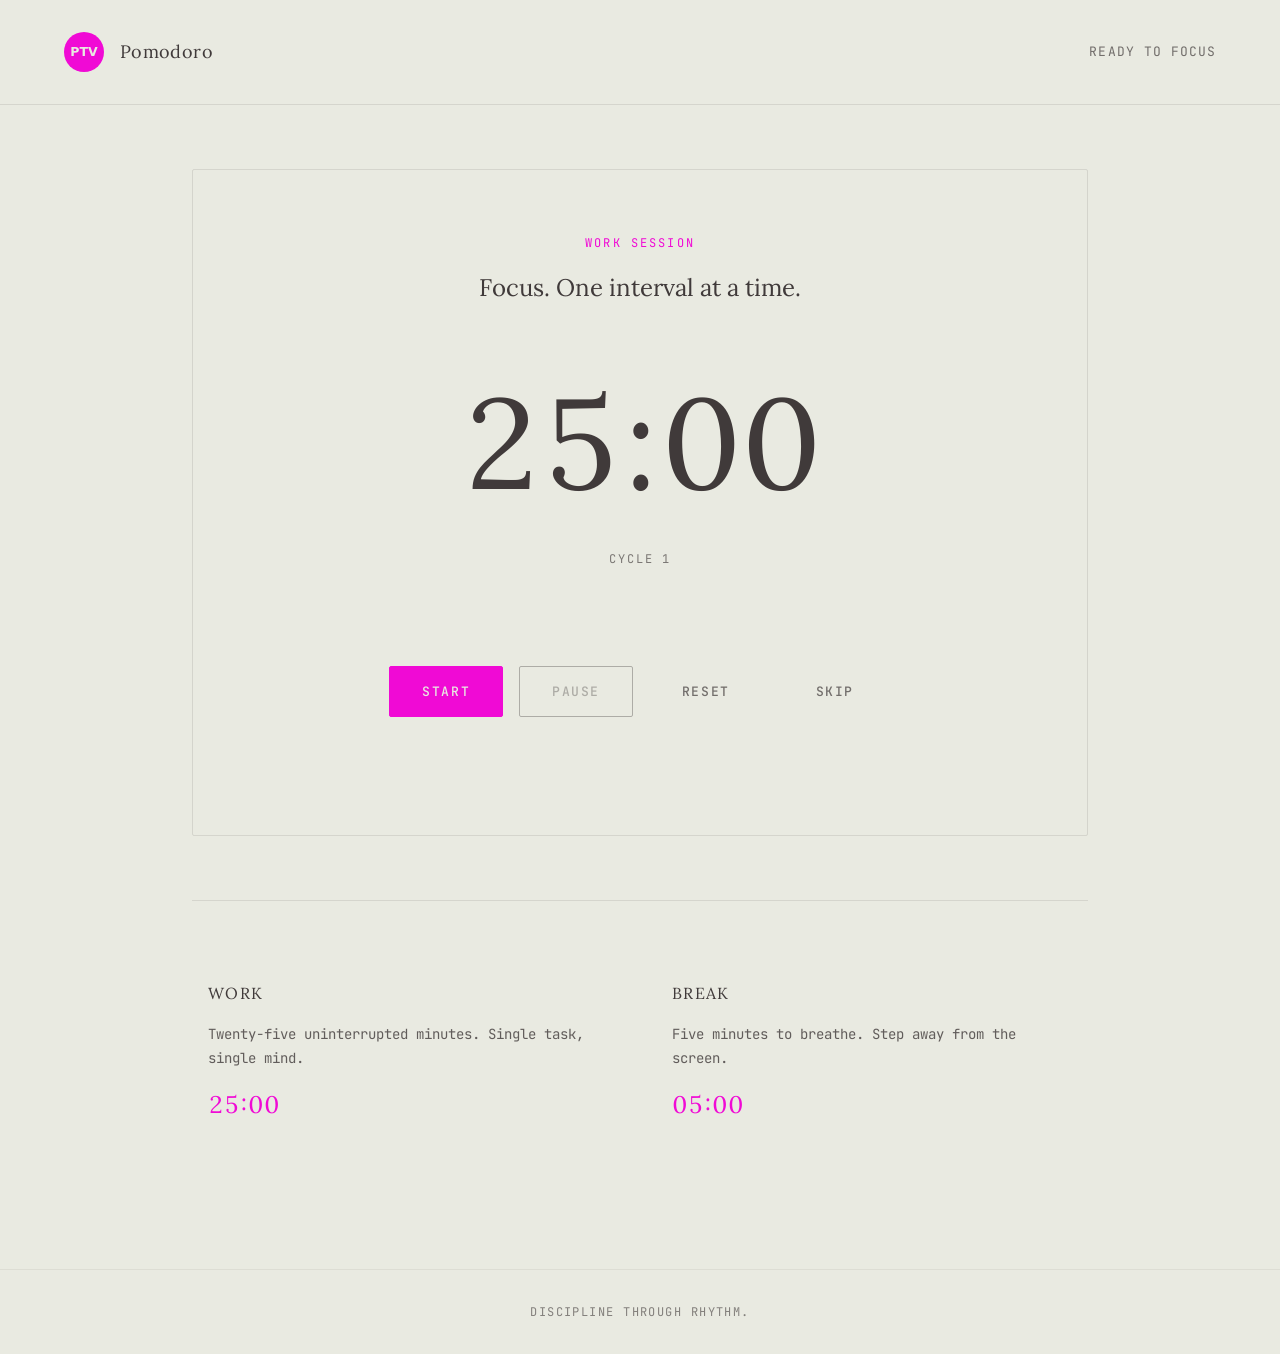
<file: frontend/index.html>
<!DOCTYPE html>
<html lang="en">
<head>
<meta charset="UTF-8">
<meta name="viewport" content="width=device-width, initial-scale=1.0">
<title>Pomodoro — Focus Timer</title>
<link rel="preconnect" href="https://fonts.googleapis.com">
<link rel="preconnect" href="https://fonts.gstatic.com" crossorigin>
<link rel="stylesheet" href="https://fonts.googleapis.com/css2?family=Lora:wght@400;500;600;700&family=JetBrains+Mono:wght@400;500;600;700&display=swap">
<link rel="stylesheet" href="styles.css">
</head>
<body>
<header class="site-header">
  <a href="/" class="brand" aria-label="Pomodoro home">
    <svg viewBox="0 0 64 64" width="40" height="40" xmlns="http://www.w3.org/2000/svg" aria-label="PTV monogram">
      <circle cx="32" cy="32" r="32" fill="#f00ad5"/>
      <text x="50%" y="50%" dy="0.35em" text-anchor="middle" fill="#e9eae1" font-family="system-ui, sans-serif" font-weight="700" font-size="20">PTV</text>
    </svg>
    <span class="brand-name">Pomodoro</span>
  </a>
  <nav class="site-nav" aria-label="Primary">
    <span class="nav-item" id="navStatus">Ready to focus</span>
  </nav>
</header>

<main class="app-main">
  <section class="timer-card" aria-labelledby="phaseHeading">
    <p class="phase-label" id="phaseLabel">Work session</p>
    <h1 class="phase-heading" id="phaseHeading">Focus. One interval at a time.</h1>

    <div class="timer-display" id="timerDisplay" role="timer" aria-live="polite" aria-atomic="true">
      <span class="time-value" id="timeValue">25:00</span>
    </div>

    <p class="cycle-meta">
      <span>Cycle</span>
      <span id="cycleCount">1</span>
    </p>

    <div class="controls">
      <button type="button" class="btn btn-primary" id="startBtn">Start</button>
      <button type="button" class="btn btn-secondary" id="pauseBtn" disabled>Pause</button>
      <button type="button" class="btn btn-ghost" id="resetBtn">Reset</button>
      <button type="button" class="btn btn-ghost" id="skipBtn">Skip</button>
    </div>

    <div class="announcement" id="announcement" role="status" aria-live="assertive"></div>
  </section>

  <section class="info-panel" aria-label="Interval guide">
    <article class="info-block">
      <h2 class="info-title">Work</h2>
      <p class="info-body">Twenty-five uninterrupted minutes. Single task, single mind.</p>
      <p class="info-meta" id="workMeta">25:00</p>
    </article>
    <article class="info-block">
      <h2 class="info-title">Break</h2>
      <p class="info-body">Five minutes to breathe. Step away from the screen.</p>
      <p class="info-meta" id="breakMeta">05:00</p>
    </article>
  </section>
</main>

<footer class="site-footer">
  <p>Discipline through rhythm.</p>
</footer>

<script type="module" src="app.js"></script>
</body>
</html>
</file>
<file: frontend/styles.css>
:root {
  --primary: #f00ad5;
  --secondary: #de99f5;
  --accent: #403a3a;
  --bg: #e9eae1;
  --fg: #e80ff0;
  --font-heading: 'Lora', system-ui, sans-serif;
  --font-body: 'JetBrains Mono', system-ui, sans-serif;
  --space-xs: 8px;
  --space-sm: 16px;
  --space-md: 32px;
  --space-lg: 64px;
  --space-xl: 128px;
  --transition: 200ms ease-out;
}

* {
  box-sizing: border-box;
  margin: 0;
  padding: 0;
}

html, body {
  background: var(--bg);
  color: var(--accent);
  font-family: var(--font-body);
  font-weight: 400;
  line-height: 1.7;
  -webkit-font-smoothing: antialiased;
  min-height: 100vh;
}

a {
  color: inherit;
  text-decoration: none;
}

button {
  font-family: inherit;
  cursor: pointer;
  border: none;
  background: none;
  color: inherit;
}

/* Header */
.site-header {
  display: flex;
  align-items: center;
  justify-content: space-between;
  padding: var(--space-md) var(--space-lg);
  border-bottom: 1px solid rgba(64, 58, 58, 0.12);
}

.brand {
  display: flex;
  align-items: center;
  gap: var(--space-sm);
}

.brand svg {
  display: block;
  border-radius: 2px;
}

.brand-name {
  font-family: var(--font-heading);
  font-weight: 400;
  font-size: 1.125rem;
  letter-spacing: 0.02em;
  color: var(--accent);
}

.site-nav {
  display: flex;
  align-items: center;
  gap: var(--space-md);
}

.nav-item {
  font-size: 0.8125rem;
  letter-spacing: 0.08em;
  text-transform: uppercase;
  color: var(--accent);
  opacity: 0.7;
}

/* Main layout */
.app-main {
  max-width: 960px;
  margin: 0 auto;
  padding: var(--space-lg) var(--space-md) var(--space-xl);
  display: flex;
  flex-direction: column;
  gap: var(--space-lg);
}

/* Timer card */
.timer-card {
  background: transparent;
  padding: var(--space-lg) var(--space-md);
  text-align: center;
  border: 1px solid rgba(64, 58, 58, 0.12);
  border-radius: 2px;
}

.phase-label {
  font-size: 0.75rem;
  letter-spacing: 0.18em;
  text-transform: uppercase;
  color: var(--primary);
  margin-bottom: var(--space-sm);
  line-height: 1.6;
}

.phase-heading {
  font-family: var(--font-heading);
  font-weight: 400;
  font-size: 1.5rem;
  line-height: 1.6;
  color: var(--accent);
  margin-bottom: var(--space-lg);
  max-width: 28ch;
  margin-left: auto;
  margin-right: auto;
}

.timer-display {
  margin: var(--space-md) 0 var(--space-md);
}

.time-value {
  font-family: var(--font-heading);
  font-weight: 300;
  font-size: clamp(4rem, 14vw, 8rem);
  line-height: 1.1;
  color: var(--accent);
  letter-spacing: -0.02em;
  font-variant-numeric: tabular-nums;
  display: inline-block;
}

.cycle-meta {
  display: inline-flex;
  gap: var(--space-xs);
  font-size: 0.75rem;
  letter-spacing: 0.16em;
  text-transform: uppercase;
  color: var(--accent);
  opacity: 0.65;
  margin-bottom: var(--space-lg);
}

.controls {
  display: flex;
  flex-wrap: wrap;
  justify-content: center;
  gap: var(--space-sm);
  margin-top: var(--space-md);
}

.btn {
  font-family: var(--font-body);
  font-size: 0.8125rem;
  font-weight: 500;
  letter-spacing: 0.12em;
  text-transform: uppercase;
  padding: var(--space-sm) var(--space-md);
  border-radius: 2px;
  border: 1px solid transparent;
  transition: background-color var(--transition), color var(--transition), border-color var(--transition), opacity var(--transition);
  min-width: 112px;
}

.btn-primary {
  background: var(--primary);
  color: var(--bg);
  border-color: var(--primary);
}

.btn-primary:hover:not(:disabled),
.btn-primary:focus-visible:not(:disabled) {
  background: var(--accent);
  border-color: var(--accent);
}

.btn-secondary {
  background: transparent;
  color: var(--accent);
  border-color: var(--accent);
}

.btn-secondary:hover:not(:disabled),
.btn-secondary:focus-visible:not(:disabled) {
  background: var(--accent);
  color: var(--bg);
}

.btn-ghost {
  background: transparent;
  color: var(--accent);
  border-color: transparent;
  opacity: 0.7;
}

.btn-ghost:hover:not(:disabled),
.btn-ghost:focus-visible:not(:disabled) {
  opacity: 1;
  border-color: rgba(64, 58, 58, 0.3);
}

.btn:disabled {
  opacity: 0.35;
  cursor: not-allowed;
}

.btn:focus-visible {
  outline: 2px solid var(--primary);
  outline-offset: 3px;
}

/* Announcement */
.announcement {
  margin-top: var(--space-md);
  min-height: 1.6em;
  font-size: 0.875rem;
  letter-spacing: 0.04em;
  color: var(--primary);
  opacity: 0;
  transition: opacity 400ms linear;
}

.announcement.is-visible {
  opacity: 1;
}

/* Info panel */
.info-panel {
  display: grid;
  grid-template-columns: 1fr 1fr;
  gap: var(--space-md);
  border-top: 1px solid rgba(64, 58, 58, 0.12);
  padding-top: var(--space-lg);
}

.info-block {
  padding: var(--space-sm);
}

.info-title {
  font-family: var(--font-heading);
  font-weight: 400;
  font-size: 1rem;
  letter-spacing: 0.08em;
  text-transform: uppercase;
  color: var(--accent);
  margin-bottom: var(--space-sm);
  line-height: 1.6;
}

.info-body {
  font-size: 0.875rem;
  line-height: 1.7;
  color: var(--accent);
  opacity: 0.8;
  margin-bottom: var(--space-sm);
}

.info-meta {
  font-family: var(--font-heading);
  font-weight: 300;
  font-size: 1.5rem;
  color: var(--primary);
  font-variant-numeric: tabular-nums;
  line-height: 1.6;
}

/* Footer */
.site-footer {
  text-align: center;
  padding: var(--space-md);
  border-top: 1px solid rgba(64, 58, 58, 0.12);
  font-size: 0.75rem;
  letter-spacing: 0.12em;
  text-transform: uppercase;
  color: var(--accent);
  opacity: 0.6;
}

/* Phase state hooks */
.timer-card[data-phase="break"] .phase-label {
  color: var(--accent);
}

.timer-card[data-phase="break"] .time-value {
  color: var(--primary);
}

/* Dark theme */
[data-theme="dark"] {
  background: #1a1818;
}

[data-theme="dark"] body,
body[data-theme="dark"] {
  background: #1a1818;
  color: var(--bg);
}

[data-theme="dark"] .site-header,
[data-theme="dark"] .info-panel,
[data-theme="dark"] .site-footer {
  border-color: rgba(233, 234, 225, 0.12);
}

[data-theme="dark"] .timer-card {
  border-color: rgba(233, 234, 225, 0.12);
}

[data-theme="dark"] .brand-name,
[data-theme="dark"] .nav-item,
[data-theme="dark"] .phase-heading,
[data-theme="dark"] .time-value,
[data-theme="dark"] .cycle-meta,
[data-theme="dark"] .info-title,
[data-theme="dark"] .info-body,
[data-theme="dark"] .site-footer {
  color: var(--bg);
}

[data-theme="dark"] .btn-secondary {
  color: var(--bg);
  border-color: var(--bg);
}

[data-theme="dark"] .btn-secondary:hover:not(:disabled),
[data-theme="dark"] .btn-secondary:focus-visible:not(:disabled) {
  background: var(--bg);
  color: var(--accent);
}

[data-theme="dark"] .btn-ghost {
  color: var(--bg);
}

[data-theme="dark"] .btn-primary {
  background: var(--primary);
  color: #1a1818;
  border-color: var(--primary);
}

[data-theme="dark"] .btn-primary:hover:not(:disabled),
[data-theme="dark"] .btn-primary:focus-visible:not(:disabled) {
  background: var(--bg);
  color: var(--accent);
  border-color: var(--bg);
}

/* Responsive */
@media (max-width: 720px) {
  .site-header {
    padding: var(--space-sm) var(--space-md);
  }

  .app-main {
    padding: var(--space-md) var(--space-sm) var(--space-lg);
    gap: var(--space-md);
  }

  .timer-card {
    padding: var(--space-md) var(--space-sm);
  }

  .phase-heading {
    font-size: 1.125rem;
  }

  .info-panel {
    grid-template-columns: 1fr;
    gap: var(--space-sm);
    padding-top: var(--space-md);
  }

  .controls {
    gap: var(--space-xs);
  }

  .btn {
    min-width: 96px;
    padding: var(--space-xs) var(--space-sm);
  }
}

@media (max-width: 420px) {
  .site-nav {
    display: none;
  }

  .controls {
    flex-direction: column;
    align-items: stretch;
  }

  .btn {
    width: 100%;
  }
}

@media (prefers-reduced-motion: reduce) {
  *,
  *::before,
  *::after {
    transition-duration: 0.01ms !important;
    animation-duration: 0.01ms !important;
    animation-iteration-count: 1 !important;
  }
}
</file>
